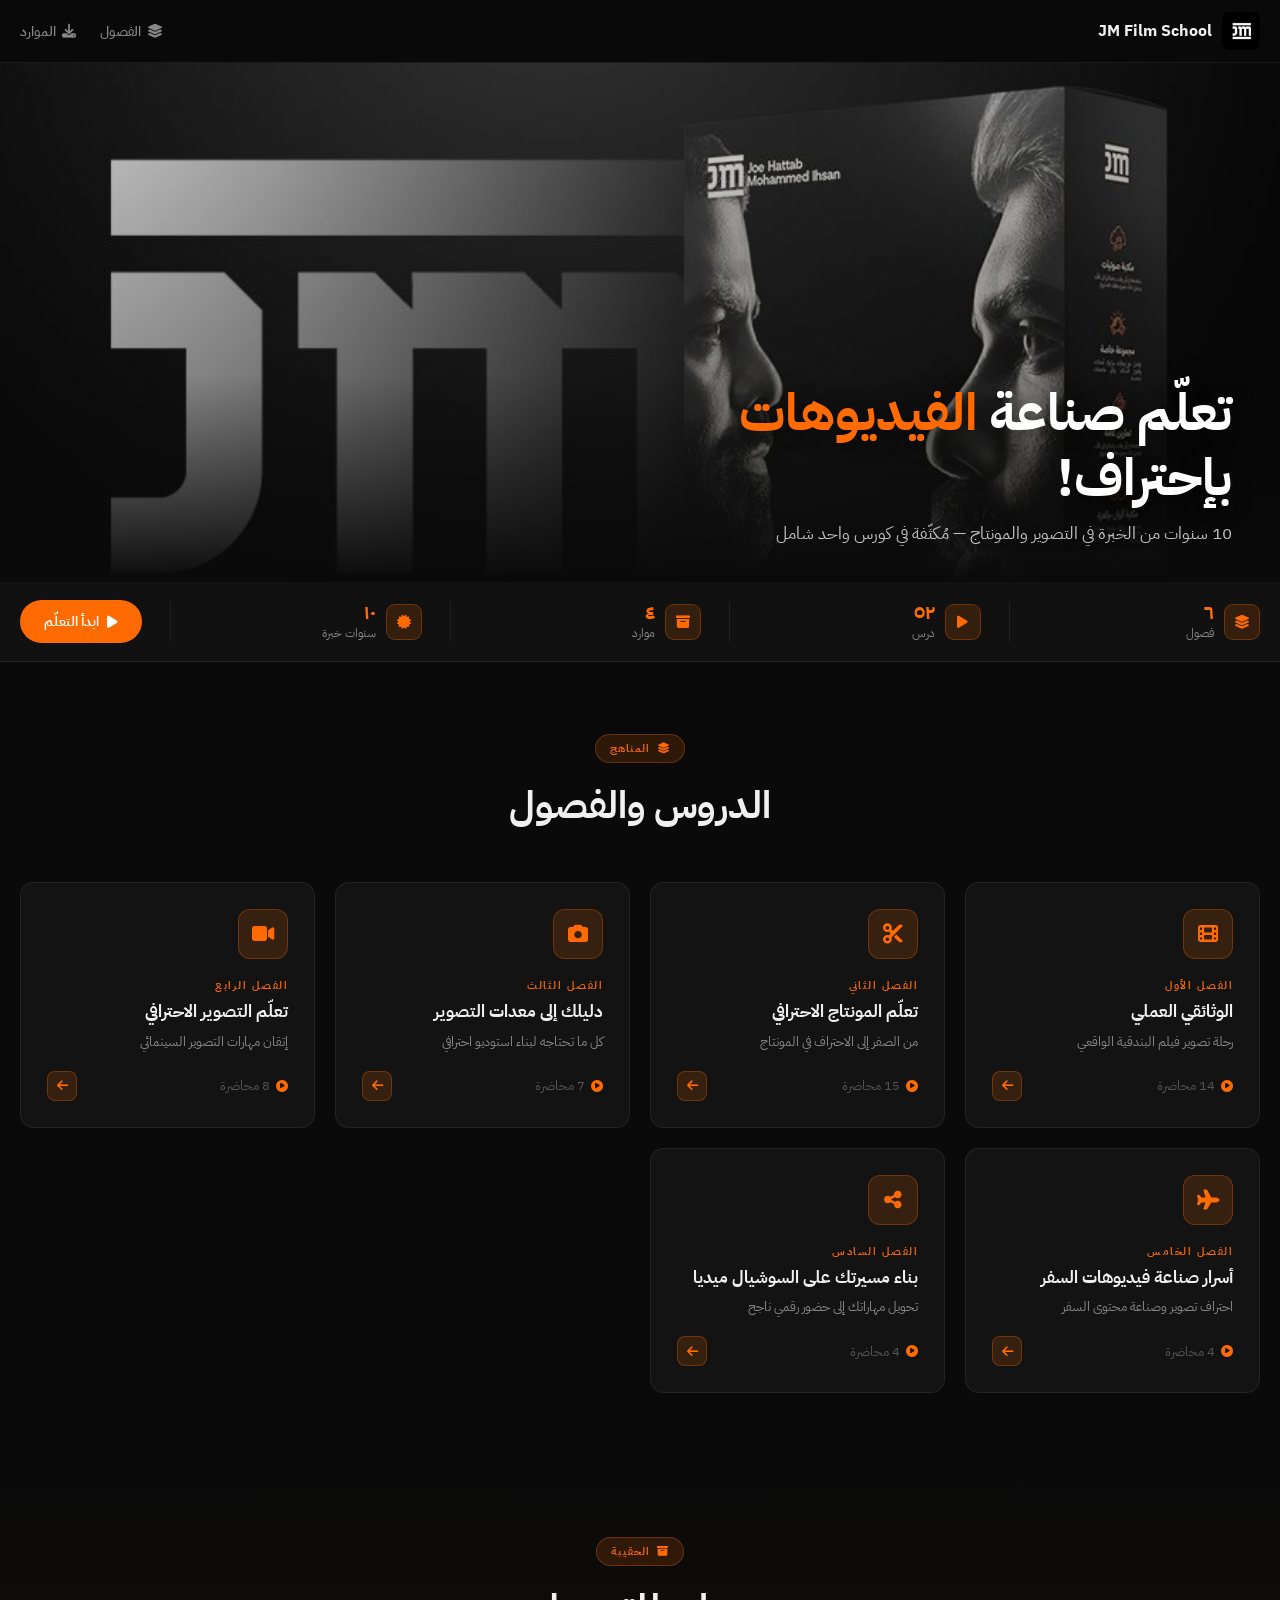
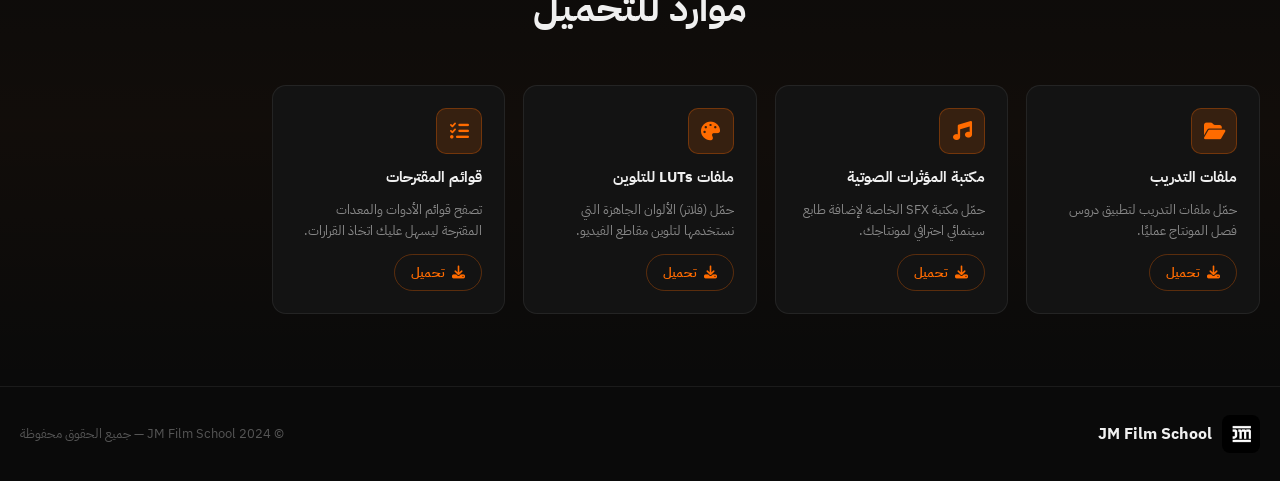
<file: index.html>
<!DOCTYPE html>
<html lang="ar" dir="rtl">
<head>
  <meta charset="UTF-8" />
  <meta name="viewport" content="width=device-width, initial-scale=1.0" />
  <meta name="theme-color" content="#FF6B00" />
  <meta name="description" content="JM Film School - تعلّم صناعة المحتوى الاحترافي مع جو حطاب ومحمد إحسان" />
  <title>JM Film School</title>
  <link rel="manifest" href="manifest.json" />
  <link rel="apple-touch-icon" href="icons/icon-192x192.png" />
  <link rel="preconnect" href="https://fonts.googleapis.com" />
  <link href="https://fonts.googleapis.com/css2?family=IBM+Plex+Sans+Arabic:wght@300;400;500;600;700&display=swap" rel="stylesheet" />
  <link rel="stylesheet" href="https://cdnjs.cloudflare.com/ajax/libs/font-awesome/6.5.0/css/all.min.css" />
  <link rel="stylesheet" href="style.css" />
</head>
<body>

  <!-- NAVBAR -->
  <nav class="navbar">
    <div class="nav-inner">
      <a class="logo" href="index.html">
        <img src="logo.png" alt="JM Film School" />
        <span class="logo-text">JM Film School</span>
      </a>
      <div class="nav-links" id="navLinks">
        <a href="#chapters"><i class="fa-solid fa-layer-group"></i> الفصول</a>
        <a href="#resources"><i class="fa-solid fa-download"></i> الموارد</a>
      </div>
      <button class="nav-hamburger" id="navHamburger" aria-label="القائمة">
        <i class="fa-solid fa-bars"></i>
      </button>
    </div>
  </nav>

  <!-- HERO BANNER -->
  <section class="hero">
    <div class="hero-banner">
      <img src="banner.jpg" alt="JM Film School — تعلّم صناعة الفيديوهات باحتراف" />
      <div class="hero-banner-overlay"></div>
      <div class="hero-banner-text">
        <h1>تعلّم صناعة <span>الفيديوهات</span><br />بإحتراف!</h1>
        <p>10 سنوات من الخبرة في التصوير والمونتاج — مُكثّفة في كورس واحد شامل</p>
      </div>
    </div>
    <div class="hero-stats-bar">
      <div class="hero-stats-inner">
        <div class="hero-stat">
          <div class="hero-stat-icon"><i class="fa-solid fa-layer-group"></i></div>
          <div>
            <div class="hero-stat-num">٦</div>
            <div class="hero-stat-label">فصول</div>
          </div>
        </div>
        <div class="hero-stat">
          <div class="hero-stat-icon"><i class="fa-solid fa-play"></i></div>
          <div>
            <div class="hero-stat-num" id="totalLessons">٠</div>
            <div class="hero-stat-label">درس</div>
          </div>
        </div>
        <div class="hero-stat">
          <div class="hero-stat-icon"><i class="fa-solid fa-box-archive"></i></div>
          <div>
            <div class="hero-stat-num">٤</div>
            <div class="hero-stat-label">موارد</div>
          </div>
        </div>
        <div class="hero-stat">
          <div class="hero-stat-icon"><i class="fa-solid fa-certificate"></i></div>
          <div>
            <div class="hero-stat-num">١٠</div>
            <div class="hero-stat-label">سنوات خبرة</div>
          </div>
        </div>
        <div class="hero-cta">
          <a href="#chapters" class="btn-primary">
            <i class="fa-solid fa-play"></i> ابدأ التعلّم
          </a>
        </div>
      </div>
    </div>
  </section>

  <!-- CHAPTERS -->
  <section class="section" id="chapters">
    <div class="container">
      <div class="section-header">
        <div class="section-tag"><i class="fa-solid fa-layer-group"></i> المناهج</div>
        <h2 class="section-title">الدروس والفصول</h2>
      </div>
      <div class="chapters-grid" id="chaptersGrid"></div>
    </div>
  </section>

  <!-- RESOURCES -->
  <section class="section resources-section" id="resources">
    <div class="container">
      <div class="section-header">
        <div class="section-tag"><i class="fa-solid fa-box-archive"></i> الحقيبة</div>
        <h2 class="section-title">موارد للتحميل</h2>
      </div>
      <div class="resources-grid" id="resourcesGrid"></div>
    </div>
  </section>

  <!-- FOOTER -->
  <footer class="footer">
    <div class="footer-inner">
      <a class="logo" href="index.html">
        <img src="logo.png" alt="JM" />
        <span class="logo-text">JM Film School</span>
      </a>
      <p>© 2024 JM Film School — جميع الحقوق محفوظة</p>
    </div>
  </footer>

  <!-- DOWNLOAD LIQUID MODAL -->
  <div class="dl-overlay" id="dlOverlay">
    <div class="dl-backdrop" id="dlBackdrop"></div>
    <div class="dl-box">
      <div class="dl-icon-wrap"><i class="fa-solid fa-download"></i></div>
      <div class="dl-title" id="dlTitle">تحميل الملف</div>
      <div class="dl-subtitle">هل تريد تحميل هذا المورد؟</div>
      <div class="dl-filename" id="dlFilename">file.zip</div>
      <div class="dl-actions">
        <a class="dl-btn-confirm" id="dlConfirm" href="#" download>
          <i class="fa-solid fa-download"></i> تحميل الآن
        </a>
        <button class="dl-btn-cancel" id="dlCancel">
          <i class="fa-solid fa-xmark"></i> إلغاء
        </button>
      </div>
    </div>
  </div>

  <script src="main.js"></script>
</body>
</html>
</file>
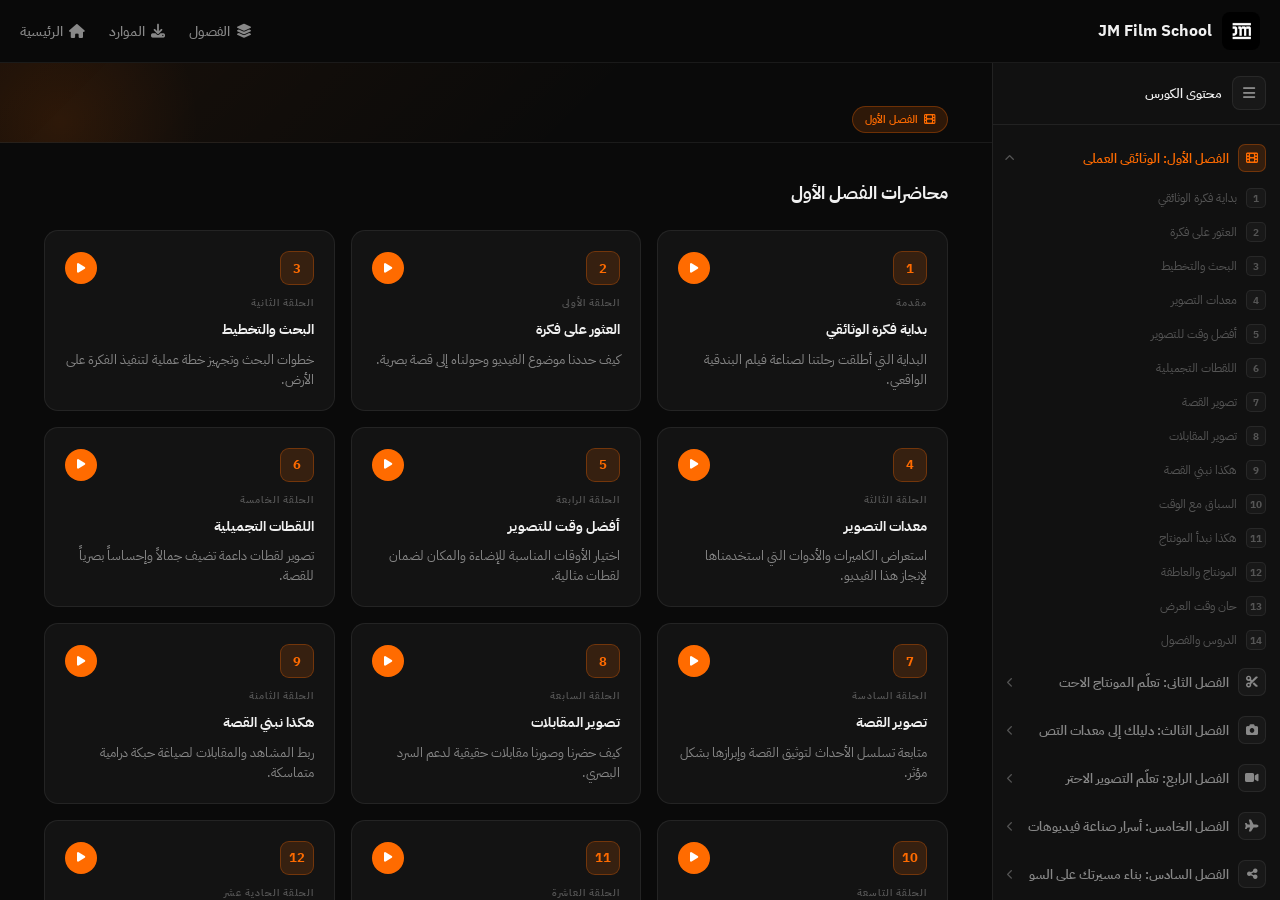
<file: lessons.html>
<!DOCTYPE html>
<html lang="ar" dir="rtl">
<head>
  <meta charset="UTF-8" />
  <meta name="viewport" content="width=device-width, initial-scale=1.0" />
  <meta name="theme-color" content="#FF6B00" />
  <title>المحاضرات — JM Film School</title>
  <link rel="manifest" href="manifest.json" />
  <link rel="apple-touch-icon" href="icons/icon-192x192.png" />
  <link rel="preconnect" href="https://fonts.googleapis.com" />
  <link href="https://fonts.googleapis.com/css2?family=IBM+Plex+Sans+Arabic:wght@300;400;500;600;700&display=swap" rel="stylesheet" />
  <link rel="stylesheet" href="https://cdnjs.cloudflare.com/ajax/libs/font-awesome/6.5.0/css/all.min.css" />
  <link rel="stylesheet" href="style.css" />
  <link rel="stylesheet" href="lessons.css" />
</head>
<body class="lessons-page">

  <!-- NAVBAR -->
  <nav class="navbar">
    <div class="nav-inner">
      <a class="logo" href="index.html">
        <img src="logo.png" alt="JM Film School" />
        <span class="logo-text">JM Film School</span>
      </a>
      <div class="nav-links" id="navLinks">
        <a href="index.html#chapters"><i class="fa-solid fa-layer-group"></i> الفصول</a>
        <a href="index.html#resources"><i class="fa-solid fa-download"></i> الموارد</a>
        <a href="index.html"><i class="fa-solid fa-house"></i> الرئيسية</a>
      </div>
      <button class="nav-hamburger" id="navHamburger">
        <i class="fa-solid fa-bars"></i>
      </button>
    </div>
  </nav>

  <div class="lessons-layout">
    <!-- SIDEBAR -->
    <aside class="sidebar" id="sidebar">
      <div class="sidebar-header">
        <button class="sidebar-toggle" id="sidebarToggle">
          <i class="fa-solid fa-bars"></i>
        </button>
        <span class="sidebar-title">محتوى الكورس</span>
      </div>
      <div class="sidebar-chapters" id="sidebarChapters"></div>
    </aside>

    <!-- MAIN -->
    <main class="lesson-main" id="lessonMain">
      <div class="chapter-hero" id="chapterHero">
        <div class="chapter-hero-content">
          <div class="chapter-badge" id="chapterBadge"></div>
          <h1 class="chapter-title" id="chapterTitle"></h1>
          <p class="chapter-subtitle" id="chapterSubtitle"></p>
          <div class="chapter-meta" id="chapterMeta"></div>
        </div>
      </div>
      <div class="lessons-grid-container">
        <div class="lessons-section-header">
          <h2 id="lessonsListTitle">المحاضرات</h2>
        </div>
        <div class="lessons-cards" id="lessonsCards"></div>
      </div>
    </main>
  </div>

  <!-- VIDEO MODAL -->
  <div class="modal-overlay" id="modalOverlay">
    <div class="modal-box">
      <div class="modal-header">
        <div>
          <span class="modal-label" id="modalLabel"></span>
          <h3 class="modal-title" id="modalTitle"></h3>
        </div>
        <button class="modal-close" id="modalClose"><i class="fa-solid fa-xmark"></i></button>
      </div>
      <div class="modal-video-area">
        <div class="video-placeholder">
          <i class="fa-solid fa-play-circle"></i>
          <p>سيتم تشغيل الفيديو هنا</p>
          <span id="modalVideoPath"></span>
        </div>
      </div>
      <p class="modal-desc" id="modalDesc"></p>
    </div>
  </div>

  <script src="lessons.js"></script>
</body>
</html>
</file>
<file: style.css>
/* ===========================
   JM FILM SCHOOL — MAIN STYLES
   =========================== */
:root {
  --orange: #FF6B00;
  --orange-light: #FF8C35;
  --orange-glow: rgba(255,107,0,0.15);
  --bg: #0A0A0A;
  --bg2: #111111;
  --bg3: #181818;
  --border: rgba(255,255,255,0.07);
  --border-orange: rgba(255,107,0,0.3);
  --text: #F0F0F0;
  --text-muted: #888;
  --text-dim: #555;
  --card-bg: #131313;
  --card-hover: #1C1C1C;
  --radius: 14px;
  --font: 'IBM Plex Sans Arabic', sans-serif;
  --transition: all 0.25s cubic-bezier(0.4,0,0.2,1);
}

*, *::before, *::after { box-sizing: border-box; margin: 0; padding: 0; }
html { scroll-behavior: smooth; }

body {
  font-family: var(--font);
  background: var(--bg);
  color: var(--text);
  direction: rtl;
  min-height: 100vh;
  -webkit-font-smoothing: antialiased;
}

::-webkit-scrollbar { width: 5px; }
::-webkit-scrollbar-track { background: var(--bg2); }
::-webkit-scrollbar-thumb { background: var(--orange); border-radius: 3px; }

/* ===== NAVBAR ===== */
.navbar {
  position: fixed;
  top: 0; left: 0; right: 0;
  z-index: 100;
  background: rgba(10,10,10,0.92);
  backdrop-filter: blur(16px);
  -webkit-backdrop-filter: blur(16px);
  border-bottom: 1px solid var(--border);
}
.nav-inner {
  max-width: 1280px;
  margin: 0 auto;
  padding: 0 20px;
  height: 62px;
  display: flex;
  align-items: center;
  justify-content: space-between;
}
.logo {
  display: flex;
  align-items: center;
  gap: 10px;
  text-decoration: none;
}
.logo img {
  width: 38px;
  height: 38px;
  border-radius: 8px;
  object-fit: cover;
}
.logo-text {
  font-size: 16px;
  font-weight: 700;
  color: var(--text);
}
.nav-links {
  display: flex;
  gap: 24px;
  align-items: center;
}
.nav-links a {
  color: var(--text-muted);
  text-decoration: none;
  font-size: 14px;
  font-weight: 500;
  display: flex;
  align-items: center;
  gap: 6px;
  transition: var(--transition);
}
.nav-links a:hover { color: var(--orange); }
.nav-hamburger {
  display: none;
  background: none;
  border: none;
  color: var(--text);
  font-size: 20px;
  cursor: pointer;
  padding: 4px;
}

/* ===== HERO ===== */
.hero {
  position: relative;
  padding-top: 62px;
  overflow: hidden;
}

/* BANNER */
.hero-banner {
  position: relative;
  width: 100%;
  height: clamp(260px, 45vw, 520px);
  overflow: hidden;
}
.hero-banner img {
  width: 100%;
  height: 100%;
  object-fit: cover;
  object-position: center top;
  display: block;
}
.hero-banner-overlay {
  position: absolute;
  inset: 0;
  background: linear-gradient(
    to bottom,
    rgba(10,10,10,0.15) 0%,
    rgba(10,10,10,0.4) 60%,
    rgba(10,10,10,1) 100%
  );
}
.hero-banner-text {
  position: absolute;
  bottom: 36px;
  right: 48px;
  left: 48px;
}
.hero-banner-text h1 {
  font-size: clamp(26px, 4.5vw, 52px);
  font-weight: 700;
  line-height: 1.25;
  color: #fff;
  text-shadow: 0 2px 20px rgba(0,0,0,0.6);
}
.hero-banner-text h1 span { color: var(--orange); }
.hero-banner-text p {
  font-size: clamp(13px, 1.8vw, 17px);
  color: rgba(255,255,255,0.75);
  margin-top: 10px;
  max-width: 500px;
}

/* STATS BAR */
.hero-stats-bar {
  background: var(--bg2);
  border-bottom: 1px solid var(--border);
  padding: 18px 20px;
}
.hero-stats-inner {
  max-width: 1280px;
  margin: 0 auto;
  display: flex;
  align-items: center;
  gap: 0;
  flex-wrap: wrap;
}
.hero-stat {
  display: flex;
  align-items: center;
  gap: 10px;
  padding: 0 28px;
  border-left: 1px solid var(--border);
  flex: 1;
  min-width: 120px;
}
.hero-stat:first-child { padding-right: 0; }
.hero-stat:last-child { border-left: none; }
.hero-stat-icon {
  width: 36px; height: 36px;
  background: var(--orange-glow);
  border: 1px solid var(--border-orange);
  border-radius: 9px;
  display: flex;
  align-items: center;
  justify-content: center;
  color: var(--orange);
  font-size: 14px;
  flex-shrink: 0;
}
.hero-stat-num { font-size: 20px; font-weight: 700; color: var(--orange); line-height: 1; }
.hero-stat-label { font-size: 12px; color: var(--text-muted); margin-top: 2px; }
.hero-cta {
  margin-right: auto;
  padding-right: 28px;
}
.btn-primary {
  display: inline-flex;
  align-items: center;
  gap: 8px;
  background: var(--orange);
  color: #fff;
  text-decoration: none;
  font-size: 14px;
  font-weight: 600;
  padding: 11px 24px;
  border-radius: 100px;
  transition: var(--transition);
  border: none;
  cursor: pointer;
  font-family: var(--font);
  white-space: nowrap;
}
.btn-primary:hover {
  background: var(--orange-light);
  transform: translateY(-1px);
  box-shadow: 0 6px 24px rgba(255,107,0,0.35);
}

/* ===== SECTIONS ===== */
.section { padding: 72px 20px; }
.container { max-width: 1280px; margin: 0 auto; }

.section-header { text-align: center; margin-bottom: 48px; }
.section-tag {
  display: inline-flex;
  align-items: center;
  gap: 7px;
  background: var(--orange-glow);
  border: 1px solid var(--border-orange);
  color: var(--orange);
  font-size: 11px;
  font-weight: 600;
  padding: 5px 14px;
  border-radius: 100px;
  letter-spacing: 1px;
  margin-bottom: 14px;
}
.section-title {
  font-size: clamp(24px, 3.5vw, 38px);
  font-weight: 700;
}

/* ===== CHAPTERS GRID ===== */
.chapters-grid {
  display: grid;
  grid-template-columns: repeat(auto-fill, minmax(290px, 1fr));
  gap: 20px;
}
.chapter-card {
  background: var(--card-bg);
  border: 1px solid var(--border);
  border-radius: var(--radius);
  padding: 26px;
  cursor: pointer;
  transition: var(--transition);
  text-decoration: none;
  color: inherit;
  display: block;
  position: relative;
  overflow: hidden;
}
.chapter-card::before {
  content: '';
  position: absolute;
  top: 0; right: 0; left: 0;
  height: 2px;
  background: var(--orange);
  transform: scaleX(0);
  transform-origin: right;
  transition: transform 0.3s ease;
}
.chapter-card:hover {
  background: var(--card-hover);
  border-color: var(--border-orange);
  transform: translateY(-4px);
  box-shadow: 0 12px 40px rgba(0,0,0,0.4);
}
.chapter-card:hover::before { transform: scaleX(1); }
.chapter-card-icon {
  width: 50px; height: 50px;
  background: var(--orange-glow);
  border: 1px solid var(--border-orange);
  border-radius: 12px;
  display: flex;
  align-items: center;
  justify-content: center;
  font-size: 20px;
  color: var(--orange);
  margin-bottom: 18px;
}
.chapter-card-num {
  font-size: 11px;
  font-weight: 600;
  color: var(--orange);
  letter-spacing: 1.5px;
  margin-bottom: 6px;
}
.chapter-card-title {
  font-size: 17px;
  font-weight: 700;
  margin-bottom: 8px;
  line-height: 1.4;
}
.chapter-card-desc {
  font-size: 13px;
  color: var(--text-muted);
  line-height: 1.6;
  margin-bottom: 18px;
}
.chapter-card-meta {
  display: flex;
  align-items: center;
  justify-content: space-between;
}
.chapter-card-count {
  display: flex;
  align-items: center;
  gap: 6px;
  font-size: 13px;
  color: var(--text-dim);
}
.chapter-card-arrow {
  width: 30px; height: 30px;
  background: var(--orange-glow);
  border: 1px solid var(--border-orange);
  border-radius: 8px;
  display: flex;
  align-items: center;
  justify-content: center;
  color: var(--orange);
  font-size: 13px;
  transition: var(--transition);
}
.chapter-card:hover .chapter-card-arrow { background: var(--orange); color: #fff; }

/* ===== RESOURCES ===== */
.resources-section {
  background: linear-gradient(180deg, transparent, rgba(255,107,0,0.03), transparent);
}
.resources-grid {
  display: grid;
  grid-template-columns: repeat(auto-fill, minmax(230px, 1fr));
  gap: 18px;
}
.resource-card {
  background: var(--card-bg);
  border: 1px solid var(--border);
  border-radius: var(--radius);
  padding: 22px;
  display: flex;
  flex-direction: column;
  gap: 12px;
  transition: var(--transition);
}
.resource-card:hover {
  border-color: var(--border-orange);
  background: var(--card-hover);
  transform: translateY(-3px);
}
.resource-icon {
  width: 46px; height: 46px;
  background: var(--orange-glow);
  border: 1px solid var(--border-orange);
  border-radius: 10px;
  display: flex;
  align-items: center;
  justify-content: center;
  font-size: 19px;
  color: var(--orange);
}
.resource-title { font-size: 15px; font-weight: 700; }
.resource-desc { font-size: 13px; color: var(--text-muted); line-height: 1.6; flex: 1; }
.resource-btn {
  display: inline-flex;
  align-items: center;
  gap: 7px;
  font-size: 13px;
  font-weight: 600;
  color: var(--orange);
  background: none;
  border: 1px solid var(--border-orange);
  padding: 8px 16px;
  border-radius: 100px;
  cursor: pointer;
  transition: var(--transition);
  font-family: var(--font);
  width: fit-content;
}
.resource-btn:hover { background: var(--orange); color: #fff; border-color: var(--orange); }

/* ===== LIQUID DOWNLOAD MODAL ===== */
.dl-overlay {
  position: fixed;
  inset: 0;
  z-index: 300;
  display: flex;
  align-items: center;
  justify-content: center;
  padding: 20px;
  opacity: 0;
  pointer-events: none;
  transition: opacity 0.3s ease;
}
.dl-overlay.open { opacity: 1; pointer-events: all; }

.dl-backdrop {
  position: absolute;
  inset: 0;
  background: rgba(0,0,0,0.8);
  backdrop-filter: blur(10px);
  -webkit-backdrop-filter: blur(10px);
}
.dl-box {
  position: relative;
  z-index: 1;
  background: var(--bg2);
  border: 1px solid var(--border-orange);
  border-radius: 22px;
  padding: 36px 32px;
  width: 100%;
  max-width: 420px;
  text-align: center;
  transform: scale(0.9) translateY(20px);
  transition: transform 0.4s cubic-bezier(0.34,1.56,0.64,1);
  overflow: hidden;
}
.dl-overlay.open .dl-box { transform: scale(1) translateY(0); }

/* liquid blob bg */
.dl-box::before {
  content: '';
  position: absolute;
  top: -60px; left: -60px;
  width: 200px; height: 200px;
  background: radial-gradient(circle, rgba(255,107,0,0.18), transparent 70%);
  border-radius: 50%;
  animation: liquidBlob 4s ease-in-out infinite;
  pointer-events: none;
}
.dl-box::after {
  content: '';
  position: absolute;
  bottom: -40px; right: -40px;
  width: 160px; height: 160px;
  background: radial-gradient(circle, rgba(255,107,0,0.12), transparent 70%);
  border-radius: 50%;
  animation: liquidBlob 5s ease-in-out infinite reverse;
  pointer-events: none;
}
@keyframes liquidBlob {
  0%, 100% { transform: scale(1) translate(0,0); }
  33% { transform: scale(1.2) translate(10px, -10px); }
  66% { transform: scale(0.9) translate(-8px, 8px); }
}

.dl-icon-wrap {
  position: relative;
  z-index: 1;
  width: 72px; height: 72px;
  background: var(--orange-glow);
  border: 2px solid var(--border-orange);
  border-radius: 50%;
  display: flex;
  align-items: center;
  justify-content: center;
  margin: 0 auto 20px;
  font-size: 28px;
  color: var(--orange);
  animation: iconPulse 2s ease-in-out infinite;
}
@keyframes iconPulse {
  0%, 100% { box-shadow: 0 0 0 0 rgba(255,107,0,0.3); }
  50% { box-shadow: 0 0 0 14px rgba(255,107,0,0); }
}

.dl-title {
  position: relative;
  z-index: 1;
  font-size: 20px;
  font-weight: 700;
  margin-bottom: 8px;
}
.dl-subtitle {
  position: relative;
  z-index: 1;
  font-size: 14px;
  color: var(--text-muted);
  margin-bottom: 8px;
}
.dl-filename {
  position: relative;
  z-index: 1;
  display: inline-block;
  background: var(--bg3);
  border: 1px solid var(--border);
  padding: 5px 14px;
  border-radius: 6px;
  font-size: 12px;
  color: var(--text-dim);
  font-family: monospace;
  direction: ltr;
  margin-bottom: 28px;
}

.dl-actions {
  position: relative;
  z-index: 1;
  display: flex;
  gap: 12px;
  justify-content: center;
}
.dl-btn-confirm {
  display: inline-flex;
  align-items: center;
  gap: 8px;
  background: var(--orange);
  color: #fff;
  border: none;
  padding: 12px 28px;
  border-radius: 100px;
  font-size: 14px;
  font-weight: 700;
  cursor: pointer;
  font-family: var(--font);
  transition: var(--transition);
  text-decoration: none;
}
.dl-btn-confirm:hover {
  background: var(--orange-light);
  transform: translateY(-1px);
  box-shadow: 0 6px 20px rgba(255,107,0,0.4);
}
.dl-btn-cancel {
  display: inline-flex;
  align-items: center;
  gap: 6px;
  background: none;
  color: var(--text-muted);
  border: 1px solid var(--border);
  padding: 12px 22px;
  border-radius: 100px;
  font-size: 14px;
  cursor: pointer;
  font-family: var(--font);
  transition: var(--transition);
}
.dl-btn-cancel:hover { border-color: var(--border-orange); color: var(--text); }

/* ===== FOOTER ===== */
.footer {
  border-top: 1px solid var(--border);
  padding: 28px 20px;
}
.footer-inner {
  max-width: 1280px;
  margin: 0 auto;
  display: flex;
  align-items: center;
  justify-content: space-between;
  gap: 16px;
  flex-wrap: wrap;
}
.footer p { color: var(--text-dim); font-size: 13px; }

/* ===== ANIMATIONS ===== */
@keyframes fadeUp {
  from { opacity: 0; transform: translateY(18px); }
  to { opacity: 1; transform: translateY(0); }
}

/* ===== RESPONSIVE ===== */
@media (max-width: 900px) {
  .nav-links { display: none; }
  .nav-links.open {
    display: flex;
    flex-direction: column;
    position: absolute;
    top: 62px; left: 0; right: 0;
    background: rgba(10,10,10,0.98);
    border-bottom: 1px solid var(--border);
    padding: 16px 20px;
    gap: 14px;
    z-index: 99;
  }
  .nav-hamburger { display: block; }
  .hero-banner-text { right: 20px; left: 20px; bottom: 20px; }
  .hero-stat { padding: 0 14px; min-width: 90px; }
  .hero-cta { padding-right: 14px; }
  .chapters-grid { grid-template-columns: 1fr 1fr; }
}
@media (max-width: 600px) {
  .chapters-grid { grid-template-columns: 1fr; }
  .resources-grid { grid-template-columns: 1fr 1fr; }
  .hero-stat-label { display: none; }
  .hero-stats-inner { gap: 0; }
  .dl-actions { flex-direction: column; }
  .dl-btn-confirm, .dl-btn-cancel { justify-content: center; }
}
@media (max-width: 400px) {
  .resources-grid { grid-template-columns: 1fr; }
}
</file>
<file: lessons.css>
/* ===========================
   JM FILM SCHOOL — LESSONS PAGE
   =========================== */

body.lessons-page { overflow: hidden; }

.lessons-layout {
  display: flex;
  height: 100vh;
  padding-top: 62px;
}

/* ===== SIDEBAR ===== */
.sidebar {
  width: 288px;
  flex-shrink: 0;
  background: var(--bg2);
  border-left: 1px solid var(--border);
  display: flex;
  flex-direction: column;
  overflow: hidden;
  transition: width 0.3s ease, transform 0.3s ease;
  position: relative;
  z-index: 10;
}
.sidebar.collapsed { width: 56px; }

.sidebar-header {
  padding: 14px 14px;
  border-bottom: 1px solid var(--border);
  display: flex;
  align-items: center;
  gap: 10px;
  flex-shrink: 0;
}
.sidebar-toggle {
  width: 34px; height: 34px;
  background: var(--bg3);
  border: 1px solid var(--border);
  border-radius: 8px;
  color: var(--text-muted);
  font-size: 14px;
  cursor: pointer;
  display: flex;
  align-items: center;
  justify-content: center;
  transition: var(--transition);
  flex-shrink: 0;
}
.sidebar-toggle:hover { color: var(--orange); border-color: var(--border-orange); }

.sidebar-title {
  font-size: 13px;
  font-weight: 600;
  color: var(--text);
  white-space: nowrap;
  overflow: hidden;
  transition: opacity 0.2s;
}
.sidebar.collapsed .sidebar-title { opacity: 0; pointer-events: none; }

.sidebar-chapters { flex: 1; overflow-y: auto; padding: 10px 0; }
.sidebar.collapsed .sidebar-chapters { overflow: hidden; }

.sidebar-chapter-group { margin-bottom: 2px; }

.sidebar-chapter-btn {
  width: 100%;
  display: flex;
  align-items: center;
  gap: 9px;
  padding: 9px 14px;
  background: none;
  border: none;
  cursor: pointer;
  color: var(--text-muted);
  font-family: var(--font);
  font-size: 13px;
  font-weight: 600;
  text-align: right;
  transition: var(--transition);
  white-space: nowrap;
  overflow: hidden;
}
.sidebar-chapter-btn:hover { color: var(--orange); background: var(--orange-glow); }
.sidebar-chapter-btn.active { color: var(--orange); }

.sidebar-chapter-btn .ch-icon {
  width: 28px; height: 28px;
  background: var(--bg3);
  border-radius: 7px;
  border: 1px solid var(--border);
  display: flex;
  align-items: center;
  justify-content: center;
  font-size: 12px;
  flex-shrink: 0;
  transition: var(--transition);
}
.sidebar-chapter-btn.active .ch-icon,
.sidebar-chapter-btn:hover .ch-icon {
  background: var(--orange-glow);
  border-color: var(--border-orange);
  color: var(--orange);
}
.sidebar-chapter-btn .ch-label { flex: 1; overflow: hidden; text-overflow: ellipsis; }
.sidebar.collapsed .ch-label, .sidebar.collapsed .ch-arrow { display: none; }

.ch-arrow {
  font-size: 10px;
  color: var(--text-dim);
  transition: transform 0.2s;
  flex-shrink: 0;
}
.sidebar-chapter-btn.open .ch-arrow { transform: rotate(90deg); }

.sidebar-lessons { display: none; flex-direction: column; }
.sidebar-lessons.open { display: flex; }
.sidebar.collapsed .sidebar-lessons { display: none; }

.sidebar-lesson-btn {
  display: flex;
  align-items: center;
  gap: 9px;
  padding: 7px 14px 7px 24px;
  background: none;
  border: none;
  cursor: pointer;
  color: var(--text-dim);
  font-family: var(--font);
  font-size: 12px;
  text-align: right;
  width: 100%;
  white-space: nowrap;
  overflow: hidden;
  transition: var(--transition);
}
.sidebar-lesson-btn:hover { color: var(--text); background: rgba(255,255,255,0.03); }
.sidebar-lesson-btn.active { color: var(--orange); background: var(--orange-glow); }

.lesson-num-badge {
  width: 20px; height: 20px;
  border-radius: 5px;
  background: var(--bg3);
  border: 1px solid var(--border);
  font-size: 10px;
  font-weight: 700;
  display: flex;
  align-items: center;
  justify-content: center;
  flex-shrink: 0;
  color: var(--text-dim);
}
.sidebar-lesson-btn.active .lesson-num-badge {
  background: var(--orange);
  border-color: var(--orange);
  color: #fff;
}
.lesson-label-text { overflow: hidden; text-overflow: ellipsis; flex: 1; }

/* ===== MAIN CONTENT ===== */
.lesson-main { flex: 1; overflow-y: auto; display: flex; flex-direction: column; }

.chapter-hero {
  padding: 44px 44px 36px;
  background: linear-gradient(135deg, rgba(255,107,0,0.06) 0%, transparent 60%);
  border-bottom: 1px solid var(--border);
  position: relative;
  overflow: hidden;
}
.chapter-hero::after {
  content: '';
  position: absolute;
  top: -80px; left: -80px;
  width: 280px; height: 280px;
  background: radial-gradient(circle, rgba(255,107,0,0.1) 0%, transparent 70%);
  border-radius: 50%;
  pointer-events: none;
}
.chapter-hero-content { position: relative; z-index: 1; }

.chapter-badge {
  display: inline-flex;
  align-items: center;
  gap: 6px;
  background: var(--orange-glow);
  border: 1px solid var(--border-orange);
  color: var(--orange);
  font-size: 11px;
  font-weight: 600;
  padding: 4px 12px;
  border-radius: 100px;
  margin-bottom: 14px;
}
.chapter-title { font-size: clamp(20px, 3vw, 32px); font-weight: 700; margin-bottom: 8px; line-height: 1.3; }
.chapter-subtitle { font-size: 14px; color: var(--text-muted); line-height: 1.6; margin-bottom: 18px; }
.chapter-meta { display: flex; gap: 18px; flex-wrap: wrap; }
.meta-item { display: flex; align-items: center; gap: 6px; font-size: 13px; color: var(--text-muted); }
.meta-item i { color: var(--orange); font-size: 11px; }

.lessons-grid-container { padding: 36px 44px; flex: 1; }
.lessons-section-header { margin-bottom: 24px; }
.lessons-section-header h2 { font-size: 18px; font-weight: 700; }

.lessons-cards {
  display: grid;
  grid-template-columns: repeat(auto-fill, minmax(270px, 1fr));
  gap: 16px;
}

.lesson-card {
  background: var(--card-bg);
  border: 1px solid var(--border);
  border-radius: var(--radius);
  padding: 20px;
  cursor: pointer;
  transition: var(--transition);
  display: flex;
  flex-direction: column;
  gap: 10px;
  position: relative;
  overflow: hidden;
}
.lesson-card:hover {
  border-color: var(--border-orange);
  background: var(--card-hover);
  transform: translateY(-3px);
  box-shadow: 0 8px 28px rgba(0,0,0,0.35);
}
.lesson-card-top { display: flex; align-items: center; justify-content: space-between; }
.lesson-card-num {
  width: 34px; height: 34px;
  background: var(--orange-glow);
  border: 1px solid var(--border-orange);
  border-radius: 9px;
  display: flex;
  align-items: center;
  justify-content: center;
  font-size: 13px;
  font-weight: 700;
  color: var(--orange);
}
.play-btn {
  width: 32px; height: 32px;
  background: var(--orange);
  border-radius: 50%;
  display: flex;
  align-items: center;
  justify-content: center;
  color: #fff;
  font-size: 11px;
  transition: var(--transition);
}
.lesson-card:hover .play-btn {
  transform: scale(1.1);
  box-shadow: 0 4px 14px rgba(255,107,0,0.4);
}
.lesson-card-label { font-size: 10px; font-weight: 600; color: var(--text-dim); letter-spacing: 1px; }
.lesson-card-title { font-size: 14px; font-weight: 700; line-height: 1.4; }
.lesson-card-desc { font-size: 12.5px; color: var(--text-muted); line-height: 1.6; flex: 1; }

/* ===== VIDEO MODAL ===== */
.modal-overlay {
  position: fixed;
  inset: 0;
  z-index: 200;
  background: rgba(0,0,0,0.85);
  backdrop-filter: blur(8px);
  -webkit-backdrop-filter: blur(8px);
  display: flex;
  align-items: center;
  justify-content: center;
  padding: 20px;
  opacity: 0;
  pointer-events: none;
  transition: opacity 0.25s ease;
}
.modal-overlay.open { opacity: 1; pointer-events: all; }

.modal-box {
  background: var(--bg2);
  border: 1px solid var(--border);
  border-radius: 18px;
  width: 100%;
  max-width: 680px;
  overflow: hidden;
  transform: scale(0.95);
  transition: transform 0.25s ease;
}
.modal-overlay.open .modal-box { transform: scale(1); }

.modal-header {
  padding: 20px 22px;
  border-bottom: 1px solid var(--border);
  display: flex;
  align-items: flex-start;
  justify-content: space-between;
  gap: 14px;
}
.modal-label { font-size: 11px; font-weight: 600; color: var(--orange); letter-spacing: 1px; display: block; margin-bottom: 4px; }
.modal-title { font-size: 17px; font-weight: 700; }
.modal-close {
  width: 34px; height: 34px;
  background: var(--bg3);
  border: 1px solid var(--border);
  border-radius: 8px;
  color: var(--text-muted);
  font-size: 14px;
  cursor: pointer;
  display: flex;
  align-items: center;
  justify-content: center;
  flex-shrink: 0;
  transition: var(--transition);
}
.modal-close:hover { color: var(--orange); border-color: var(--border-orange); }

.modal-video-area { background: #000; aspect-ratio: 16/9; }
.video-placeholder {
  width: 100%; height: 100%;
  display: flex;
  flex-direction: column;
  align-items: center;
  justify-content: center;
  gap: 10px;
  color: var(--text-dim);
}
.video-placeholder i { font-size: 52px; color: var(--orange); opacity: 0.6; }
.video-placeholder p { font-size: 13px; }
.video-placeholder span {
  font-size: 11px;
  color: var(--text-dim);
  background: var(--bg3);
  border: 1px solid var(--border);
  padding: 3px 9px;
  border-radius: 4px;
  font-family: monospace;
  direction: ltr;
}
.modal-desc { padding: 16px 22px; font-size: 13px; color: var(--text-muted); line-height: 1.6; }

/* ===== RESPONSIVE ===== */
@media (max-width: 900px) {
  .sidebar {
    position: absolute;
    height: 100%;
    z-index: 20;
    transform: translateX(100%);
  }
  .sidebar.mobile-open { transform: translateX(0); box-shadow: 4px 0 30px rgba(0,0,0,0.6); }
  .sidebar.collapsed { width: 288px; }
  .chapter-hero { padding: 24px 20px; }
  .lessons-grid-container { padding: 24px 20px; }
  .lessons-cards { grid-template-columns: 1fr 1fr; }
}
@media (max-width: 540px) {
  .lessons-cards { grid-template-columns: 1fr; }
}
</file>
